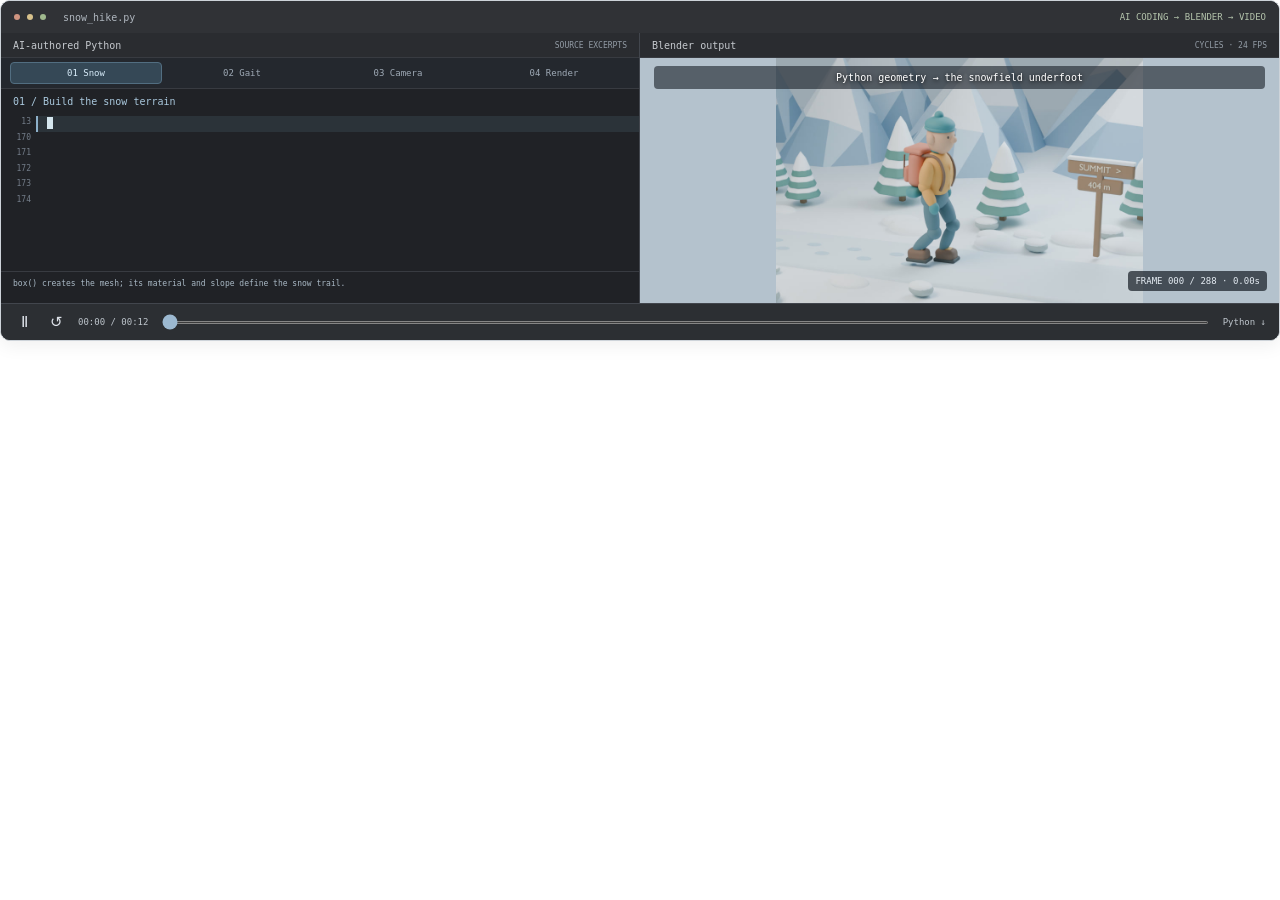
<file: hiking-demo.html>
<!doctype html>
<html lang="en">
<head>
<meta charset="utf-8">
<meta name="viewport" content="width=device-width,initial-scale=1">
<title>AI coding → Blender → rendered video</title>
<style>
*{box-sizing:border-box}body{margin:0;background:transparent;color:#d9dee5;font-family:Arial,sans-serif}.demo{border:1px solid #cdd3d9;border-radius:10px;overflow:hidden;background:#25272b;box-shadow:0 5px 18px #00000010}.topbar{height:32px;display:flex;gap:7px;align-items:center;padding:0 13px;background:#303236;color:#afb6be;font:10px monospace}.dot{width:6px;height:6px;background:#a2a9b0;border-radius:50%}.dot:first-child{background:#d09581}.dot:nth-child(2){background:#d8c28c}.dot:nth-child(3){background:#a0b98e}.topbar .title{margin-left:10px}.topbar .tag{margin-left:auto;color:#b4c4ac;font-size:9px}.panels{display:grid;grid-template-columns:44% 56%;grid-template-rows:minmax(0,1fr);height:360px}.editor{min-height:0;border-right:1px solid #42464d;display:flex;flex-direction:column;min-width:0;background:#202226}.panel-heading{height:29px;flex-shrink:0;display:flex;align-items:center;justify-content:space-between;padding:0 12px;background:#2a2c30;border-bottom:1px solid #383b41;font:10px monospace;color:#c5c9ce}.panel-heading small{color:#929ba5;font-size:8px}.code{padding:10px 0 10px 35px;margin:0;list-style:none;counter-reset:line;font:11px/1.55 'Menlo',Consolas,monospace;overflow:auto;flex:1}.code li{position:relative;white-space:pre;padding:0 12px 0 8px;min-width:max-content;border-left:2px solid transparent}.code li:before{counter-increment:line;content:counter(line);position:absolute;right:calc(100% + 9px);color:#737d89;font-size:9px}.code .active{background:#688ca028;border-left-color:#8db0c9}.kw{color:#d4a5c6}.str{color:#c5c597}.num{color:#d7ae82}.comment{color:#849283}.terminal{border-top:1px solid #383b41;padding:9px 12px;font:9px/1.5 monospace;color:#aebfa5;min-height:34px}.render{min-height:0;min-width:0;display:flex;flex-direction:column;background:#b4c2cd}.video-box{flex:1;min-height:0;position:relative;background:#1e2427}video{width:100%;height:100%;object-fit:cover;display:block}.caption{position:absolute;top:12px;left:14px;right:14px;pointer-events:none;text-align:center;font:11px/1.5 monospace;color:#fff;text-shadow:0 1px 4px #000;background:#1e252d9e;padding:6px 9px;border-radius:4px}.controls{height:37px;display:flex;align-items:center;gap:12px;padding:0 13px;border-top:1px solid #42464d;background:#2c2f33}.controls button{border:0;background:none;color:#dce1e8;font-size:15px;cursor:pointer;min-width:20px;padding:3px}.controls button:hover{color:#fff}.controls input{flex:1;min-width:30px;height:3px;accent-color:#9cb9d1}.controls output{font:9px monospace;min-width:70px;color:#bfc6cd}.controls a{color:#bfc6cd;font:9px monospace;text-decoration:none}.controls a:hover{color:white}button:focus-visible,a:focus-visible,input:focus-visible{outline:2px solid #a8c8e0;outline-offset:3px}.sr-only{position:absolute;width:1px;height:1px;overflow:hidden;clip:rect(0,0,0,0)}@media(max-width:600px){.panels{grid-template-columns:1fr;grid-template-rows:270px 240px;height:auto}.editor{height:270px;border-right:0}.render{height:240px}.code{font-size:10px}.topbar .tag{font-size:8px}.controls a{display:none}}@media(prefers-reduced-motion:reduce){*{scroll-behavior:auto}}
.code li{height:17.05px;min-height:17.05px}.typing-cursor{display:inline-block;width:6px;height:12px;margin-left:1px;vertical-align:-2px;background:#d5e6ee;animation:caret .8s step-end infinite}.is-paused .typing-cursor{animation:none;opacity:.65}@keyframes caret{50%{opacity:0}}@media(max-width:600px){.code li{height:15.5px;min-height:15.5px}}@media(prefers-reduced-motion:reduce){.typing-cursor{display:none}}

.chapters{display:flex;flex-shrink:0;gap:4px;padding:6px 9px;background:#24282e;border-bottom:1px solid #383b41}
.chapters button{flex:1;border:1px solid transparent;border-radius:4px;background:transparent;color:#9faab6;padding:5px 3px;font:9px monospace;cursor:pointer;white-space:nowrap}
.chapters button[aria-pressed="true"]{color:#d8ecfa;background:#354856;border-color:#526e81}
.chapters button:hover{color:#fff;background:#303d48}
.chapter-title{flex-shrink:0;padding:10px 12px 0;color:#a9c8dd;font:10px/1.4 monospace}
.code{padding-top:12px;padding-bottom:12px}
.code li:before{content:attr(data-line);counter-increment:none;font-size:8px;right:calc(100% + 7px)}
.terminal{flex-shrink:0;min-height:46px;color:#a8b8c4;padding:8px 12px}
.frame-readout{position:absolute;bottom:12px;right:12px;padding:5px 7px;border-radius:4px;background:#1e252dbd;color:#e6edf4;font:9px monospace;pointer-events:none;font-variant-numeric:tabular-nums}
@media(max-width:600px){.chapters{padding:4px 8px}.chapter-title{padding-top:7px;font-size:9px}.terminal{min-height:42px;font-size:8px}.topbar .title{margin-left:3px;font-size:9px}.topbar .tag{font-size:7px}.code{padding-top:8px;padding-bottom:8px}}
/* Compact desktop strip, with enough space for all nine source lines. */
@media(min-width:601px){
  .panels{height:270px;grid-template-columns:50% 50%}
  .panel-heading{height:25px}
  .chapters{padding:4px 9px}
  .chapter-title{padding-top:6px}
  .code{padding-top:7px;padding-bottom:7px;font-size:10px;line-height:1.55}
  .code li{height:15.5px;min-height:15.5px}
  .terminal{min-height:32px;padding:6px 12px;font-size:8px}
  video{object-fit:contain;background:#b4c2cd}
  .caption{top:8px;font-size:10px;padding:4px 8px}
}
</style>
</head>
<body>
<section class="demo" aria-label="Hiking coding animation">
<div class="topbar"><i class="dot"></i><i class="dot"></i><i class="dot"></i><span class="title">snow_hike.py</span><span class="tag" title="AI-authored Python; this video was rendered with Blender Cycles.">AI CODING → BLENDER → VIDEO</span></div>
<div class="panels">
<div class="editor"><div class="panel-heading"><span>AI-authored Python</span><small>SOURCE EXCERPTS</small></div>
<nav class="chapters" aria-label="Blender code chapters">
<button type="button" data-chapter="0" aria-pressed="true">01 Snow</button>
<button type="button" data-chapter="1" aria-pressed="false">02 Gait</button>
<button type="button" data-chapter="2" aria-pressed="false">03 Camera</button>
<button type="button" data-chapter="3" aria-pressed="false">04 Render</button>
</nav>
<div class="chapter-title" id="chapter-title">01 / Build the snow terrain</div>
<ol class="code" aria-label="Excerpts from the Python script that rendered this video"></ol><div class="terminal" id="terminal" aria-live="off">box() creates the mesh; its material and slope define the snow trail.</div></div>
<div class="render"><div class="panel-heading"><span>Blender output</span><small>CYCLES · 24 FPS</small></div><div class="video-box"><video id="video" muted autoplay loop playsinline preload="metadata" controls poster="media/hiking-stylized-poster.jpg?v=snow1" aria-label="A stylized 3D hiker crosses a snowy alpine trail, with footprints, snow-covered firs and slower-moving distant mountain ridges"><source src="media/hiking-stylized.mp4?v=snow1" type="video/mp4"></video><div class="caption" id="caption">Python geometry → the snowfield underfoot</div><div class="frame-readout" id="frame-readout">FRAME 000 / 288</div></div></div>
</div>
<div class="controls"><button type="button" id="toggle" aria-label="Pause video">Ⅱ</button><button type="button" id="replay" aria-label="Replay video">↺</button><output id="clock">00:00 / 00:12</output><label class="sr-only" for="progress">Video progress</label><input type="range" id="progress" min="0" max="12" step="0.01" value="0"><a href="scripts/render_hiking_stylized.py" download title="Download the complete Blender scene and animation script">Python ↓</a></div>
</section>
<script src="hiking-code.js?v=1"></script>
<script src="hiking-demo.js?v=7"></script>
</body></html>
</file>
